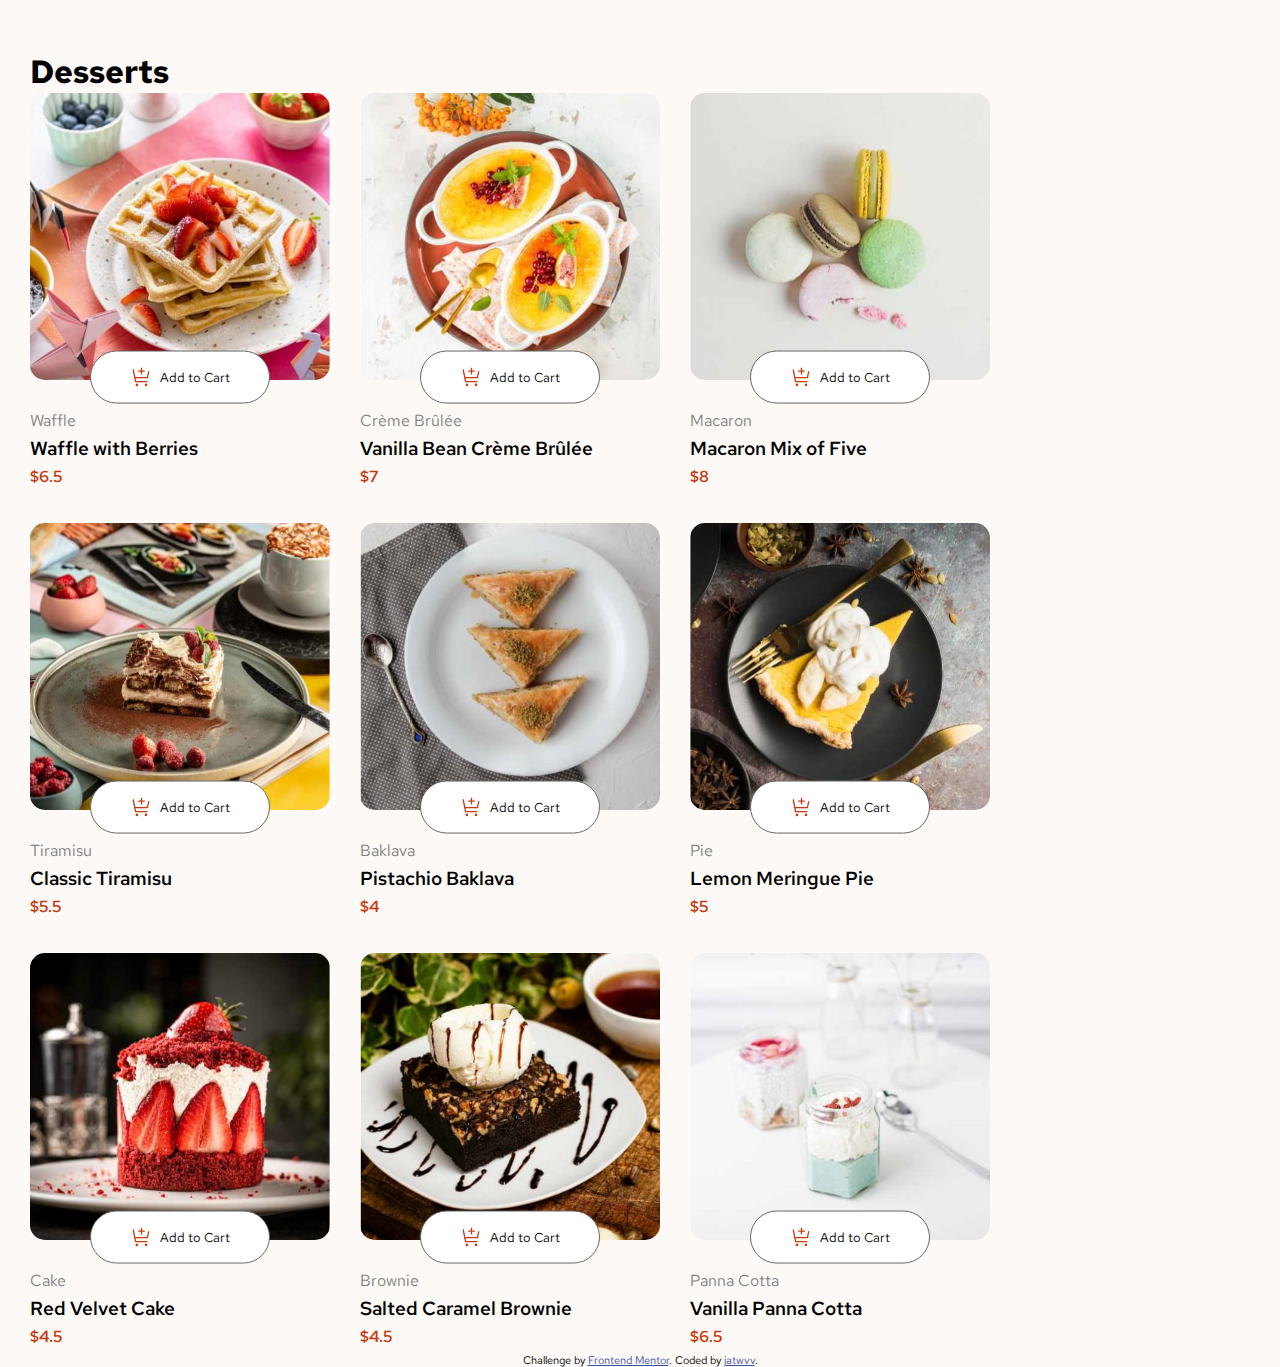
<file: index.html>
<!DOCTYPE html>
<html lang="en">
  <head>
    <meta charset="UTF-8" />
    <meta name="viewport" content="width=device-width, initial-scale=1.0" />
    <!-- displays site properly based on user's device -->
    <link
      rel="icon"
      type="image/png"
      sizes="32x32"
      href="./assets/images/favicon-32x32.png"
    />
    <link rel="stylesheet" href="style.css" />
    <title>Frontend Mentor | Product list with cart</title>
    <style>
      .attribution {
        font-size: 11px;
        text-align: center;
      }
      .attribution a {
        color: hsl(228, 45%, 44%);
      }
    </style>
  </head>
  <body>
    <div class="container">
      <h1>Desserts</h1>
      <div class="inner-container">
        <div id="productList" class="products-container">
        </div>
        <div class="cart"></div>
      </div>
    </div>
    <div id="output"></div>

    <!-- 
  Vanilla Bean Crème Brûlée
  Crème Brûlée
  7.00
  Add to Cart

  Macaron Mix of Five
  Macaron
  8.00
  Add to Cart

  Classic Tiramisu
  Tiramisu
  5.50
  Add to Cart

  Pistachio Baklava
  Baklava
  4.00
  Add to Cart

  Lemon Meringue Pie
  Pie
  5.00
  Add to Cart

  Red Velvet Cake
  Cake
  4.50
  Add to Cart

  Salted Caramel Brownie
  Brownie
  4.50
  Add to Cart

  Vanilla Panna Cotta
  Panna Cotta
  6.50
  Add to Cart

  Your Cart ( Quantity)
  Your added items will appear here -->

    <div class="attribution">
      Challenge by
      <a href="https://www.frontendmentor.io?ref=challenge">Frontend Mentor</a>.
      Coded by <a href="#">jatwvv</a>.
    </div>
    <script src="script.js" defer></script>
  </body>
</html>
</file>
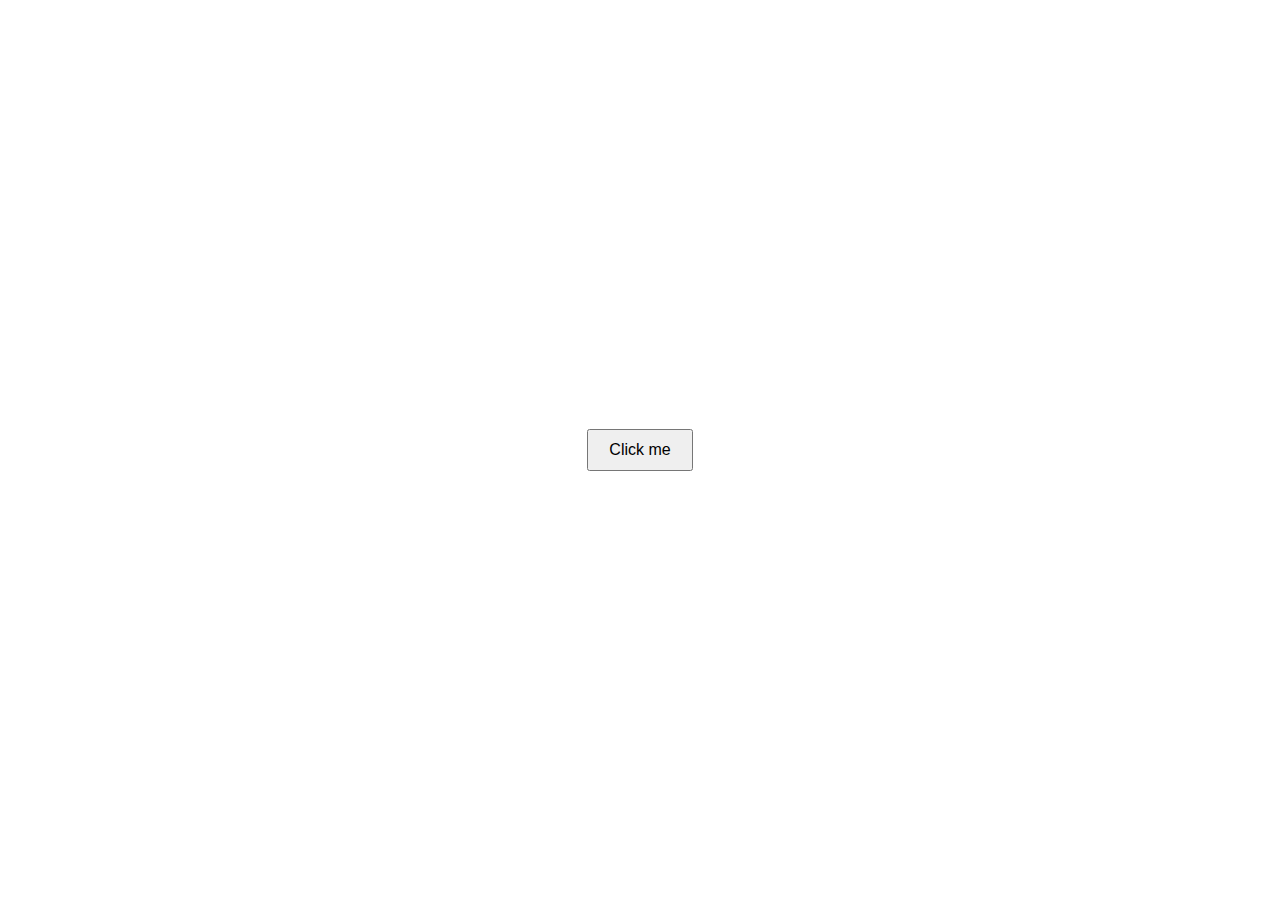
<file: test.html>
<!DOCTYPE html>
<html lang="en">
<head>
    <meta charset="UTF-8">
    <meta name="viewport" content="width=device-width, initial-scale=1.0">
    <title>Counter Button</title>
    <style>
        body {
            font-family: Arial, sans-serif;
            display: flex;
            justify-content: center;
            align-items: center;
            height: 100vh;
            margin: 0;
        }
        button {
            font-size: 16px;
            padding: 10px 20px;
            margin: 0 5px;
        }
        #count {
            font-size: 24px;
            margin: 0 10px;
        }
    </style>
</head>
<body>
    <div id="container">
        <button id="mainButton">Click me</button>
    </div>

    <script>
        const container = document.getElementById('container');
        const mainButton = document.getElementById('mainButton');
        let isCounter = false;
        let count = 0;

        mainButton.addEventListener('click', function() {
            if (!isCounter) {
                isCounter = true;
                updateDisplay();
            }
        });

        function updateDisplay() {
            container.innerHTML = `
                <button onclick="decrement()">-</button>
                <span id="count">${count}</span>
                <button onclick="increment()">+</button>
            `;
        }

        function increment() {
            count++;
            document.getElementById('count').textContent = count;
        }

        function decrement() {
            count--;
            document.getElementById('count').textContent = count;
        }
    </script>
</body>
</html>
</file>
<file: style.css>
@font-face {
  font-family: RedHatText;
  src: url(./assets/fonts/RedHatText-VariableFont_wght.ttf);
}
* {
  padding: 0;
  margin: 0;
  box-sizing: border-box;
  font-family: RedHatText;
}
:root {
  --Red: #c73a0f;
  --Green: hsl(159, 69%, 38%);
  --Rose50: hsl(20, 50%, 98%);
  --Rose100: hsl(13, 31%, 94%);
  --Rose300: hsl(14, 25%, 72%);
  --Rose400: hsl(7, 20%, 60%);
  --Rose500: hsl(12, 20%, 44%);
  --Rose900: hsl(14, 65%, 9%);
}
body {
  background-color: var(--Rose50);
}
.container {
  margin: auto;
  padding: 0 30px;
  padding-top: 50px;
}
@media (min-width: 1400px) {
  .container {
    width: 1400px;
  }
}
.inner-container {
  display: flex;
  justify-content: space-between;
}
/* .cart {
  background-color: rgb(6, 6, 6);
  width: 400px;
  height: 400px;
} */
.products-container h1 {
  margin-bottom: 15px;
}
.card {
  position: relative;
  width: 300px;
  height: 400px;
}
.card img {
  width: 100%;
  border-radius: 15px;
  -webkit-border-radius: 15px;
  -moz-border-radius: 15px;
  -ms-border-radius: 15px;
  -o-border-radius: 15px;
  margin-bottom: 25px;
}
.card p {
  color: #838383;
  margin-bottom: 5px;
}
.card h5 {
  font-weight: 500;
  margin-bottom: 5px;
  font-size: 19px;
}
.card .price {
  color: var(--Red);
  font-weight: 600;
}
.btnContainer {
  position: absolute;
  top: 71%;
  left: 50%;
  transform: translate(-50%, -50%);
  -webkit-transform: translate(-50%, -50%);
  -moz-transform: translate(-50%, -50%);
  -ms-transform: translate(-50%, -50%);
  -o-transform: translate(-50%, -50%);
  background-color: #fff;
  outline: 0;
  font-size: 16px;
  font-weight: 600;
  border: 1px solid #686868;
  padding: 15px 20px;
  width: 180px;
  border-radius: 50px;
  -webkit-border-radius: 50px;
  -moz-border-radius: 50px;
  -ms-border-radius: 50px;
  display: flex;
  align-items: center;
  justify-content: space-between;
  transition: 0.3s;
  -webkit-transition: 0.3s;
  -moz-transition: 0.3s;
  -ms-transition: 0.3s;
  -o-transition: 0.3s;
  -o-border-radius: 50px;
  cursor: pointer;
}
.card button {
  background-color: transparent;
  border: 0;
  outline: 0;
  display: flex;
  cursor: pointer;
  align-items: center;
  justify-content: center;
  gap: 8px;
  width: fit-content;
  margin: auto;
}
.card button img {
  margin: 0;
}
.card button .cartimg {
  width: 22px;
}
.card button .plusminus {
  border: 1px solid #fff;
  width: 25px;
  height: 25px;
  border-radius: 50%;
  padding: 5px;
  -webkit-border-radius: 50%;
  -moz-border-radius: 50%;
  -ms-border-radius: 50%;
  -o-border-radius: 50%;
  transition: 0.3s;
  -webkit-transition: 0.3s;
  -moz-transition: 0.3s;
  -ms-transition: 0.3s;
  -o-transition: 0.3s;
}
.card .plusminusbtn {
  transition: 0.3s;
  -webkit-transition: 0.3s;
  -moz-transition: 0.3s;
  -ms-transition: 0.3s;
  -o-transition: 0.3s;
  border-radius: 50%;
  -webkit-border-radius: 50%;
  -moz-border-radius: 50%;
  -ms-border-radius: 50%;
  -o-border-radius: 50%;
}
.card .plusminusbtn:hover {
  background-color: #fff;
}
.card button .plusminus:hover {
  filter: invert(28%) sepia(90%) saturate(6105%) hue-rotate(18deg)
    brightness(94%) contrast(88%);
  -webkit-filter: invert(28%) sepia(90%) saturate(6105%) hue-rotate(18deg)
    brightness(94%) contrast(88%);
}
.btnContainer:hover {
  border: 1px solid var(--Red);
  color: var(--Red);
}
.btnContainer:hover button {
  color: var(--Red);
}
.products-container {
  display: flex;
  flex-wrap: wrap;
  align-items: center;
  gap: 30px;
  width: 80%;
}
</file>
